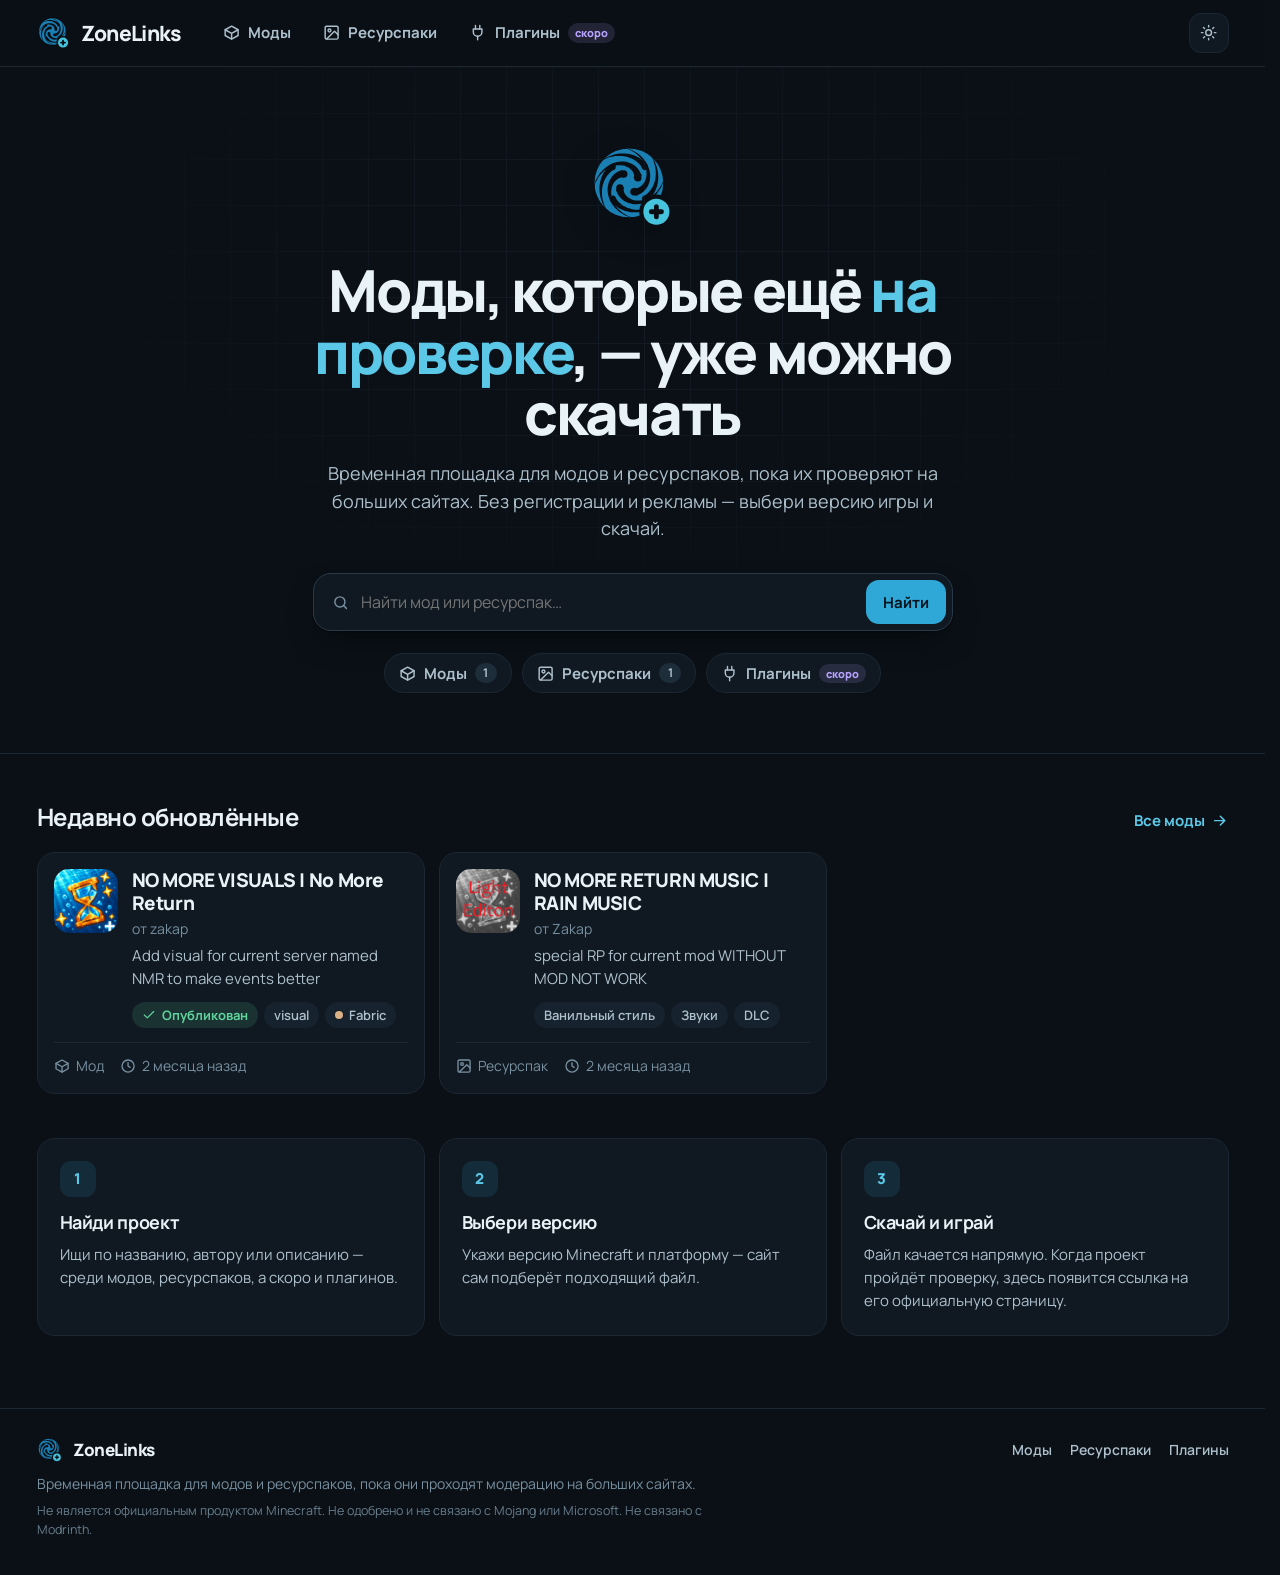
<file: index.html>
<!doctype html>
<html lang="ru" data-theme="dark">
<head>
  <meta charset="utf-8">
  <meta name="viewport" content="width=device-width, initial-scale=1">
  <title>ZoneLinks</title>
  <meta name="description" content="Моды и ресурспаки для Minecraft, которые ещё проходят проверку на больших площадках.">
  <meta name="theme-color" content="#0a1016">
  <link rel="icon" href="assets/img/logo.svg" type="image/svg+xml">
  <link rel="preconnect" href="https://fonts.googleapis.com">
  <link rel="preconnect" href="https://fonts.gstatic.com" crossorigin>
  <link rel="stylesheet" href="https://fonts.googleapis.com/css2?family=Manrope:wght@400;500;600;700;800&family=JetBrains+Mono:wght@400;600&display=swap">
  <link rel="stylesheet" href="assets/css/style.css">

  <script src="assets/js/config.js"></script>
  <script>
    // Тема ставится до отрисовки, чтобы страница не мигала
    (function () {
      var t = null;
      try { t = localStorage.getItem('zonelinks:theme'); } catch (e) {}
      if (t !== 'light' && t !== 'dark') {
        var d = (window.SITE_CONFIG || {}).defaultTheme;
        var sysLight = window.matchMedia && window.matchMedia('(prefers-color-scheme: light)').matches;
        t = d === 'light' || (d === 'auto' && sysLight) ? 'light' : 'dark';
      }
      document.documentElement.setAttribute('data-theme', t);
    })();
  </script>
</head>
<body>
  <header class="site-header" id="site-header"></header>

  <main id="app">
    <noscript>
      <div class="container page"><p>Для работы сайта нужен включённый JavaScript.</p></div>
    </noscript>
  </main>

  <footer class="site-footer" id="site-footer"></footer>
  <div id="modal-root"></div>

  <script src="assets/js/catalog.js"></script>
  <script src="data/projects.js"></script>
  <script src="assets/js/markdown.js"></script>
  <script src="assets/js/app.js"></script>
</body>
</html>
</file>
<file: assets/css/style.css>
/* =====================================================================
   ZoneLinks — стили
   Палитра задаётся переменными ниже: поменяй --accent / --accent-2,
   и весь сайт перекрасится. Тёмная тема — по умолчанию.
   Цвета морские: глубокий синий + голубой, без градиентов.
   ===================================================================== */

/* ---------- Палитра ---------- */
:root {
  --font: 'Manrope', system-ui, -apple-system, 'Segoe UI', Roboto, Arial, sans-serif;
  --mono: 'JetBrains Mono', ui-monospace, 'Cascadia Code', Consolas, monospace;
  --radius: 18px;
  --radius-md: 14px;
  --radius-sm: 10px;
}

:root,
:root[data-theme="dark"] {
  color-scheme: dark;
  --bg: #0a1016;
  --bg-2: #101922;
  --bg-3: #16222d;
  --bg-4: #1e2d3a;
  --line: #1b2733;
  --line-2: #2a3a49;
  --text: #e9f2f7;
  --text-2: #adc0cc;
  --muted: #7890a0;

  --accent: #2fa8d8;        /* морской синий */
  --accent-2: #1d86b8;      /* глубже — наведение */
  --accent-ink: #03141d;    /* текст на синей кнопке */
  --accent-text: #5cc8e8;   /* голубой текст на фоне */
  --accent-soft: rgba(47, 168, 216, .13);
  --accent-line: rgba(47, 168, 216, .45);
  --accent-glow: rgba(47, 168, 216, .26);

  --violet: #b7a3ff;  --violet-soft: rgba(183, 163, 255, .14);
  --green: #5fd39c;   --green-soft: rgba(95, 211, 156, .13);
  --rose: #ff7d98;    --rose-soft: rgba(255, 125, 152, .13);

  --shadow: 0 1px 2px rgba(0, 0, 0, .35), 0 14px 34px -14px rgba(0, 0, 0, .6);
  --backdrop: rgba(3, 8, 12, .7);
}

:root[data-theme="light"] {
  color-scheme: light;
  --bg: #f1f6f8;
  --bg-2: #ffffff;
  --bg-3: #e7eff3;
  --bg-4: #d9e5eb;
  --line: #dce7ec;
  --line-2: #c5d5dd;
  --text: #0e1b23;
  --text-2: #3a4c57;
  --muted: #62798a;

  --accent: #29a3d3;
  --accent-2: #1a82b3;
  --accent-ink: #02131b;
  --accent-text: #0b6a92;
  --accent-soft: rgba(26, 130, 179, .1);
  --accent-line: rgba(26, 130, 179, .45);
  --accent-glow: rgba(41, 163, 211, .28);

  --violet: #6746d4;  --violet-soft: rgba(103, 70, 212, .1);
  --green: #1a7f55;   --green-soft: rgba(26, 127, 85, .1);
  --rose: #c62d52;    --rose-soft: rgba(198, 45, 82, .1);

  --shadow: 0 1px 2px rgba(10, 30, 45, .06), 0 14px 34px -16px rgba(10, 30, 45, .25);
  --backdrop: rgba(8, 20, 30, .42);
}

/* ---------- База ---------- */
*, *::before, *::after { box-sizing: border-box; }
html { -webkit-text-size-adjust: 100%; scrollbar-gutter: stable; }
body {
  margin: 0;
  min-height: 100vh;
  display: flex;
  flex-direction: column;
  font-family: var(--font);
  font-size: 15px;
  line-height: 1.55;
  background: var(--bg);
  color: var(--text);
  -webkit-font-smoothing: antialiased;
}
main { flex: 1; }
a { color: inherit; text-decoration: none; }
img { max-width: 100%; }
button, input, select { font: inherit; color: inherit; }
h1, h2, h3 { letter-spacing: -.02em; }
code { font-family: var(--mono); }
:focus-visible { outline: 2px solid var(--accent); outline-offset: 2px; border-radius: 6px; }
body.modal-open { overflow: hidden; }

.container { width: 100%; max-width: 1240px; margin: 0 auto; padding: 0 16px; }
@media (min-width: 768px) { .container { padding: 0 24px; } }

.muted { color: var(--muted); }
.small { font-size: 13px; }

.ico {
  width: 1.15em;
  height: 1.15em;
  flex: none;
  fill: none;
  stroke: currentColor;
  stroke-width: 2;
  stroke-linecap: round;
  stroke-linejoin: round;
}

.card {
  background: var(--bg-2);
  border: 1px solid var(--line);
  border-radius: var(--radius);
}

/* ---------- Кнопки ---------- */
.btn {
  display: inline-flex;
  align-items: center;
  justify-content: center;
  gap: 8px;
  height: 40px;
  padding: 0 16px;
  border-radius: 12px;
  border: 1px solid var(--line-2);
  background: var(--bg-3);
  font-weight: 700;
  white-space: nowrap;
  cursor: pointer;
  transition: transform .1s, background-color .15s, border-color .15s, filter .15s;
}
.btn:hover { border-color: var(--accent-line); }
.btn:active { transform: translateY(1px); }
.btn:disabled { opacity: .55; cursor: not-allowed; transform: none; }
.btn-primary {
  background: var(--accent);
  color: var(--accent-ink);
  border-color: transparent;
}
.btn-primary:hover { background: var(--accent-2); border-color: transparent; }
.btn-lg { height: 50px; padding: 0 24px; font-size: 16px; border-radius: 14px; }
.btn-sm { height: 34px; padding: 0 12px; font-size: 14px; border-radius: 10px; }
.btn-row { display: flex; flex-wrap: wrap; justify-content: center; gap: 10px; }

.icon-btn {
  width: 40px;
  height: 40px;
  display: inline-grid;
  place-items: center;
  flex: none;
  border-radius: 12px;
  border: 1px solid var(--line);
  background: var(--bg-2);
  color: var(--text-2);
  cursor: pointer;
  transition: color .15s, border-color .15s;
}
.icon-btn:hover { color: var(--text); border-color: var(--accent-line); }

/* ---------- Метки ---------- */
.tags { display: flex; flex-wrap: wrap; gap: 6px; }
.chip, .badge {
  display: inline-flex;
  align-items: center;
  gap: 6px;
  height: 26px;
  padding: 0 10px;
  border-radius: 999px;
  font-size: 13px;
  font-weight: 600;
  white-space: nowrap;
}
.chip { background: var(--bg-3); color: var(--text-2); }
.chip-loader::before {
  content: '';
  width: 8px;
  height: 8px;
  border-radius: 50%;
  background: var(--c);
  box-shadow: 0 0 0 1px rgba(0, 0, 0, .18);
}
.badge { font-weight: 700; }
.badge .ico { width: 14px; height: 14px; }
.badge-review { background: var(--violet-soft); color: var(--violet); }
.badge-released { background: var(--green-soft); color: var(--green); }
.badge-demo { background: var(--rose-soft); color: var(--rose); }

.count {
  display: inline-grid;
  place-items: center;
  min-width: 22px;
  height: 20px;
  padding: 0 6px;
  border-radius: 999px;
  background: var(--bg-4);
  color: var(--text-2);
  font-size: 12px;
  font-weight: 700;
}
.soon {
  padding: 1px 7px;
  border-radius: 999px;
  background: var(--violet-soft);
  color: var(--violet);
  font-size: 11px;
  font-weight: 800;
  text-transform: lowercase;
}

kbd {
  display: inline-grid;
  place-items: center;
  min-width: 24px;
  height: 24px;
  padding: 0 6px;
  border-radius: 7px;
  border: 1px solid var(--line-2);
  background: var(--bg-3);
  color: var(--muted);
  font-family: var(--mono);
  font-size: 12px;
}

/* ---------- Шапка ---------- */
.site-header {
  position: sticky;
  top: 0;
  z-index: 40;
  background: color-mix(in srgb, var(--bg) 84%, transparent);
  backdrop-filter: blur(14px);
  -webkit-backdrop-filter: blur(14px);
  border-bottom: 1px solid var(--line);
}
.header-inner { display: flex; align-items: center; gap: 28px; height: 66px; }
.brand { display: inline-flex; align-items: center; gap: 10px; font-weight: 800; font-size: 21px; letter-spacing: -.03em; }
.brand img { width: 34px; height: 34px; }
.brand-sm { font-size: 17px; }
.brand-sm img { width: 26px; height: 26px; }
.main-nav { display: flex; gap: 4px; }
.main-nav a {
  display: inline-flex;
  align-items: center;
  gap: 8px;
  height: 40px;
  padding: 0 14px;
  border-radius: 999px;
  font-weight: 700;
  color: var(--text-2);
  white-space: nowrap;
  transition: background-color .15s, color .15s;
}
.main-nav a:hover { background: var(--bg-3); color: var(--text); }
.main-nav a.active { background: var(--accent-soft); color: var(--accent-text); }
.header-actions { margin-left: auto; display: flex; gap: 8px; }

@media (max-width: 767px) {
  .header-inner { flex-wrap: wrap; height: auto; gap: 8px 12px; padding-top: 10px; padding-bottom: 8px; }
  .main-nav {
    order: 3;
    width: calc(100% + 32px);
    margin: 0 -16px;
    padding: 0 16px 2px;
    overflow-x: auto;
    scrollbar-width: none;
  }
  .main-nav::-webkit-scrollbar { display: none; }
  .main-nav a { height: 36px; padding: 0 12px; }
}

/* ---------- Подвал ---------- */
.site-footer { margin-top: 72px; border-top: 1px solid var(--line); padding: 28px 0 36px; color: var(--muted); font-size: 14px; }
.footer-top { display: flex; align-items: center; justify-content: space-between; flex-wrap: wrap; gap: 12px; margin-bottom: 10px; color: var(--text); }
.footer-links { display: flex; flex-wrap: wrap; gap: 18px; font-weight: 600; color: var(--text-2); }
.footer-links a:hover { color: var(--accent-text); }
.site-footer p { margin: 6px 0 0; max-width: 720px; }
.footer-legal { font-size: 12.5px; opacity: .85; }

/* ---------- Главная ---------- */
.hero {
  position: relative;
  overflow: hidden;
  padding: 76px 0 60px;
  text-align: center;
  border-bottom: 1px solid var(--line);
}
.hero::after {
  content: '';
  position: absolute;
  inset: 0;
  background-image:
    linear-gradient(var(--line) 1px, transparent 1px),
    linear-gradient(90deg, var(--line) 1px, transparent 1px);
  background-size: 46px 46px;
  -webkit-mask-image: radial-gradient(ellipse 60% 70% at 50% 30%, #000 10%, transparent 75%);
  mask-image: radial-gradient(ellipse 60% 70% at 50% 30%, #000 10%, transparent 75%);
  opacity: .55;
  pointer-events: none;
}
.hero-inner { position: relative; z-index: 1; max-width: 860px; }
.hero-logo {
  width: 88px;
  height: 88px;
  margin-bottom: 22px;
  filter: drop-shadow(0 10px 16px rgba(0, 0, 0, .3));
  animation: float 6s ease-in-out infinite;
}
@keyframes float { 50% { transform: translateY(-8px) rotate(-3deg); } }
.hero h1 { margin: 0 0 16px; font-size: clamp(32px, 5.4vw, 58px); line-height: 1.06; letter-spacing: -.04em; font-weight: 800; }
.grad { color: var(--accent-text); }
.hero-text { margin: 0 auto 30px; max-width: 620px; font-size: 18px; color: var(--text-2); }
.hero-search {
  display: flex;
  align-items: center;
  gap: 10px;
  max-width: 640px;
  margin: 0 auto;
  padding: 6px 6px 6px 18px;
  border-radius: 18px;
  border: 1px solid var(--line-2);
  background: var(--bg-2);
  box-shadow: var(--shadow);
  transition: border-color .15s, box-shadow .15s;
}
.hero-search:focus-within { border-color: var(--accent-line); box-shadow: var(--shadow), 0 0 0 4px var(--accent-soft); }
.hero-search > .ico { color: var(--muted); }
.hero-search input { flex: 1; min-width: 0; height: 44px; border: 0; outline: 0; background: transparent; font-size: 16px; }
.hero-search .btn { height: 44px; border-radius: 13px; }
.hero-pills { display: flex; flex-wrap: wrap; justify-content: center; gap: 10px; margin-top: 22px; }
.pill {
  display: inline-flex;
  align-items: center;
  gap: 8px;
  height: 40px;
  padding: 0 14px;
  border-radius: 999px;
  border: 1px solid var(--line);
  background: var(--bg-2);
  font-weight: 700;
  color: var(--text-2);
  transition: border-color .15s, color .15s;
}
.pill:hover { border-color: var(--accent-line); color: var(--text); }

.section { margin-top: 44px; }
.section-head { display: flex; align-items: baseline; justify-content: space-between; gap: 12px; margin-bottom: 16px; }
.section-head h2 { margin: 0; font-size: 24px; }
.link-more { display: inline-flex; align-items: center; gap: 6px; font-weight: 700; color: var(--accent-text); }
.link-more:hover .ico { transform: translateX(3px); }
.link-more .ico { transition: transform .15s; }

.steps { display: grid; grid-template-columns: repeat(auto-fit, minmax(240px, 1fr)); gap: 14px; }
.step { padding: 22px; }
.step h3 { margin: 12px 0 6px; font-size: 18px; }
.step p { margin: 0; color: var(--text-2); }
.step-num {
  display: inline-grid;
  place-items: center;
  width: 36px;
  height: 36px;
  border-radius: 11px;
  background: var(--accent-soft);
  color: var(--accent-text);
  font-weight: 800;
}

@media (prefers-reduced-motion: reduce) {
  .hero-logo, .modal, .modal-backdrop { animation: none; }
  * { transition: none !important; }
}

/* ---------- Каталог ---------- */
.page { padding-top: 30px; }
.page-head h1 { margin: 0; font-size: 34px; }
.page-head p { margin: 4px 0 0; }
.page-head { margin-bottom: 18px; }

.type-tabs { display: flex; flex-wrap: wrap; gap: 8px; margin-bottom: 14px; }
.ttab {
  display: inline-flex;
  align-items: center;
  gap: 8px;
  height: 38px;
  padding: 0 14px;
  border-radius: 999px;
  border: 1px solid var(--line);
  background: var(--bg-2);
  font-weight: 700;
  color: var(--text-2);
  transition: border-color .15s, color .15s;
}
.ttab:hover { color: var(--text); border-color: var(--line-2); }
.ttab.active { background: var(--accent-soft); border-color: var(--accent-line); color: var(--accent-text); }
.ttab.active .count { background: var(--accent-soft); color: var(--accent-text); }

.toolbar { display: flex; gap: 10px; margin-bottom: 10px; }
.toolbar-right { display: flex; gap: 10px; }
.search-box {
  flex: 1;
  display: flex;
  align-items: center;
  gap: 10px;
  min-width: 0;
  height: 46px;
  padding: 0 10px 0 14px;
  border-radius: 14px;
  border: 1px solid var(--line);
  background: var(--bg-2);
  transition: border-color .15s, box-shadow .15s;
}
.search-box:focus-within { border-color: var(--accent-line); box-shadow: 0 0 0 4px var(--accent-soft); }
.search-box > .ico { color: var(--muted); }
.search-box input { flex: 1; min-width: 0; height: 100%; border: 0; outline: 0; background: transparent; }
.search-box:focus-within kbd { display: none; }

.select-wrap { position: relative; min-width: 0; }
.select-wrap select {
  -webkit-appearance: none;
  appearance: none;
  width: 100%;
  height: 46px;
  padding: 0 40px 0 14px;
  border-radius: 14px;
  border: 1px solid var(--line);
  background: var(--bg-2);
  font-weight: 600;
  cursor: pointer;
  transition: border-color .15s;
}
.select-wrap select:hover { border-color: var(--line-2); }
.select-wrap select:focus-visible { outline: none; border-color: var(--accent-line); box-shadow: 0 0 0 4px var(--accent-soft); }
.select-wrap > .ico {
  position: absolute;
  right: 14px;
  top: 50%;
  transform: translateY(-50%);
  color: var(--muted);
  pointer-events: none;
}

.seg { display: flex; gap: 4px; padding: 4px; border-radius: 14px; border: 1px solid var(--line); background: var(--bg-2); }
.seg button {
  width: 36px;
  height: 36px;
  display: grid;
  place-items: center;
  border: 0;
  border-radius: 10px;
  background: transparent;
  color: var(--muted);
  cursor: pointer;
}
.seg button:hover { color: var(--text); }
.seg button.active { background: var(--bg-4); color: var(--text); }

.results-info { margin: 0 0 12px; color: var(--muted); font-size: 14px; font-weight: 600; }

@media (max-width: 640px) {
  .toolbar { flex-direction: column; }
  .search-box { flex: none; }
  .toolbar-right .select-wrap { flex: 1; }
  .search-box kbd { display: none; }
}

/* ---------- Карточки проектов ---------- */
.results.list { display: flex; flex-direction: column; gap: 12px; }
.results.grid { display: grid; grid-template-columns: repeat(auto-fill, minmax(290px, 1fr)); gap: 14px; }

.pcard {
  display: grid;
  grid-template-columns: 96px minmax(0, 1fr) auto;
  gap: 18px;
  padding: 16px;
  background: var(--bg-2);
  border: 1px solid var(--line);
  border-radius: var(--radius);
  transition: border-color .15s, transform .15s, box-shadow .15s;
}
.pcard:hover { border-color: var(--accent-line); transform: translateY(-2px); box-shadow: var(--shadow); }
.picon { display: block; width: 96px; height: 96px; border-radius: 20px; object-fit: cover; background: var(--bg-3); }
.picon-gen {
  display: grid;
  place-items: center;
  color: #fff;
  font-weight: 800;
  font-size: 32px;
  letter-spacing: -.03em;
  text-shadow: 0 1px 2px rgba(0, 0, 0, .25);
  background: hsl(var(--h) 50% 48%);
}
.pcard-title { display: flex; align-items: baseline; flex-wrap: wrap; gap: 2px 8px; }
.pcard-title h3 { margin: 0; font-size: 19px; font-weight: 800; line-height: 1.25; }
.by { color: var(--muted); font-size: 14px; }
.pcard-summary {
  margin: 4px 0 12px;
  color: var(--text-2);
  display: -webkit-box;
  -webkit-line-clamp: 2;
  -webkit-box-orient: vertical;
  overflow: hidden;
}
.pcard-stats { display: flex; flex-direction: column; align-items: flex-end; gap: 8px; font-size: 14px; color: var(--muted); white-space: nowrap; }
.stat { display: inline-flex; align-items: center; gap: 6px; }
.stat b { color: var(--text); }

.results.grid .pcard { grid-template-columns: 64px minmax(0, 1fr); align-content: start; gap: 14px; }
.results.grid .picon { width: 64px; height: 64px; border-radius: 15px; font-size: 22px; }
.results.grid .pcard-stats {
  grid-column: 1 / -1;
  flex-direction: row;
  align-items: center;
  justify-content: flex-start;
  gap: 16px;
  padding-top: 12px;
  border-top: 1px solid var(--line);
  align-self: end;
}

@media (max-width: 640px) {
  .pcard { grid-template-columns: 64px minmax(0, 1fr); gap: 14px; }
  .picon { width: 64px; height: 64px; border-radius: 15px; font-size: 22px; }
  .pcard-stats { grid-column: 1 / -1; flex-direction: row; justify-content: flex-start; gap: 16px; }
}

/* ---------- Пустые состояния ---------- */
.empty { padding: 56px 16px; text-align: center; }
.empty-icon {
  display: inline-grid;
  place-items: center;
  width: 64px;
  height: 64px;
  margin-bottom: 14px;
  border-radius: 20px;
  background: var(--accent-soft);
  color: var(--accent-text);
}
.empty-icon .ico { width: 30px; height: 30px; }
.empty h2 { margin: 0 0 6px; font-size: 22px; }
.empty p { margin: 0 auto 18px; max-width: 480px; color: var(--text-2); }
.empty code { padding: 1px 6px; border-radius: 6px; background: var(--bg-3); font-size: .9em; }

/* ---------- 404 ---------- */
.nf { padding: 48px 16px 24px; text-align: center; }
.nf-code {
  display: inline-flex;
  align-items: center;
  gap: .04em;
  font-size: clamp(96px, 20vw, 176px);
  font-weight: 800;
  line-height: 1;
  letter-spacing: -.06em;
  color: var(--text);
}
.nf-code img {
  width: .78em;
  height: .78em;
  margin: 0 .04em;
  animation: nf-float 5s ease-in-out infinite;
}
@keyframes nf-float { 50% { transform: translateY(-.06em); } }
.nf h1 { margin: 18px 0 8px; font-size: clamp(24px, 4vw, 32px); }
.nf p { margin: 0 auto 24px; max-width: 460px; color: var(--text-2); }
@media (prefers-reduced-motion: reduce) { .nf-code img { animation: none; } }

/* ---------- Страница проекта ---------- */
.project-head {
  display: grid;
  grid-template-columns: auto minmax(0, 1fr) auto;
  gap: 22px;
  align-items: start;
  padding: 24px;
}
.ph-icon { width: 120px; height: 120px; border-radius: 26px; font-size: 42px; }
.ph-kicker { display: inline-flex; align-items: center; gap: 6px; color: var(--muted); font-size: 13px; font-weight: 700; text-transform: uppercase; letter-spacing: .06em; }
.ph-kicker .ico { width: 14px; height: 14px; }
.ph-main h1 { margin: 2px 0 6px; font-size: 34px; line-height: 1.12; }
.ph-summary { margin: 0 0 12px; font-size: 16px; color: var(--text-2); }
.ph-stats { display: flex; flex-wrap: wrap; gap: 8px 18px; margin-top: 14px; color: var(--muted); font-size: 14px; }
.ph-actions { display: flex; flex-direction: column; gap: 10px; min-width: 210px; }

@media (max-width: 900px) {
  .project-head { grid-template-columns: auto minmax(0, 1fr); }
  .ph-actions { grid-column: 1 / -1; flex-direction: row; flex-wrap: wrap; min-width: 0; }
  .ph-actions .btn { flex: 1; }
}
@media (max-width: 560px) {
  .project-head { grid-template-columns: 1fr; padding: 18px; gap: 16px; }
  .ph-icon { width: 84px; height: 84px; border-radius: 20px; font-size: 30px; }
  .ph-main h1 { font-size: 27px; }
}

.banner {
  display: flex;
  align-items: center;
  flex-wrap: wrap;
  gap: 12px;
  margin-top: 14px;
  padding: 14px 16px;
  border-radius: var(--radius-md);
  border: 1px solid;
}
.banner > .ico { width: 20px; height: 20px; }
.banner > div:first-of-type { flex: 1; min-width: 220px; }
.banner code { padding: 1px 6px; border-radius: 6px; background: var(--bg-3); font-size: .9em; color: var(--text); }
.banner-review { background: var(--violet-soft); border-color: color-mix(in srgb, var(--violet) 35%, transparent); }
.banner-review > .ico { color: var(--violet); }
.banner-released { background: var(--green-soft); border-color: color-mix(in srgb, var(--green) 35%, transparent); }
.banner-released > .ico { color: var(--green); }
.banner-demo { background: var(--rose-soft); border-color: color-mix(in srgb, var(--rose) 35%, transparent); }
.banner-demo > .ico { color: var(--rose); }
.banner-actions { display: flex; gap: 8px; flex-wrap: wrap; }
.banner-sm { margin: 0; padding: 10px 12px; font-size: 14px; }

.project-layout {
  display: grid;
  grid-template-columns: minmax(0, 1fr) 330px;
  gap: 20px;
  align-items: start;
  margin-top: 20px;
}
@media (max-width: 980px) { .project-layout { grid-template-columns: minmax(0, 1fr); } }

.tabs {
  display: flex;
  gap: 4px;
  padding: 5px;
  margin-bottom: 14px;
  overflow-x: auto;
  border-radius: 15px;
  border: 1px solid var(--line);
  background: var(--bg-2);
  scrollbar-width: none;
}
.tabs a {
  display: inline-flex;
  align-items: center;
  gap: 7px;
  height: 38px;
  padding: 0 14px;
  border-radius: 11px;
  font-weight: 700;
  color: var(--text-2);
  white-space: nowrap;
}
.tabs a:hover { color: var(--text); background: var(--bg-3); }
.tabs a.active { background: var(--accent-soft); color: var(--accent-text); }
.tabs a.active .count { background: var(--accent-soft); color: var(--accent-text); }

/* Боковая колонка */
.project-side { display: flex; flex-direction: column; gap: 14px; }
.side-card { padding: 18px; }
.side-card h3 { margin: 0 0 12px; font-size: 16px; }
.side-group + .side-group { margin-top: 14px; }
.side-label { margin-bottom: 7px; font-size: 13px; font-weight: 700; color: var(--muted); }
.env { display: flex; align-items: flex-start; gap: 10px; }
.env > .ico { margin-top: 3px; color: var(--accent-text); }
.env b { display: block; }
.env small { color: var(--muted); font-size: 13px; }

.link-list { display: flex; flex-direction: column; gap: 2px; margin: 0 -8px; }
.link-list a {
  display: flex;
  align-items: center;
  gap: 10px;
  padding: 8px;
  border-radius: 10px;
  font-weight: 600;
  color: var(--text-2);
}
.link-list a span { flex: 1; }
.link-list a .ico:last-child { width: 14px; height: 14px; opacity: .5; }
.link-list a:hover { background: var(--bg-3); color: var(--text); }

.author { display: flex; align-items: center; gap: 12px; }
.author b { display: block; }
.author small { color: var(--muted); }
a.author:hover b { color: var(--accent-text); }
.avatar {
  display: grid;
  place-items: center;
  width: 42px;
  height: 42px;
  flex: none;
  border-radius: 13px;
  background: var(--accent);
  color: var(--accent-ink);
  font-weight: 800;
}

.details { display: flex; flex-direction: column; gap: 10px; }
.detail { display: flex; align-items: center; gap: 10px; font-size: 14px; }
.detail > .ico { color: var(--muted); }
.detail-label { color: var(--muted); }
.detail-value { margin-left: auto; text-align: right; font-weight: 600; }
.detail-value a { color: var(--accent-text); }

.deps { display: flex; flex-direction: column; gap: 8px; }
.dep {
  display: flex;
  align-items: center;
  gap: 10px;
  padding: 10px;
  border-radius: 12px;
  background: var(--bg-3);
}
.dep-ico { display: grid; place-items: center; width: 34px; height: 34px; flex: none; border-radius: 10px; background: var(--bg-4); color: var(--text-2); }
.dep-text { flex: 1; min-width: 0; }
.dep-text b { display: block; }
.dep-text small { color: var(--muted); font-size: 12.5px; }
.dep > .ico:last-child { width: 14px; height: 14px; opacity: .5; }
a.dep:hover { box-shadow: inset 0 0 0 1px var(--accent-line); }

/* ---------- Описание (Markdown) ---------- */
.md { padding: 26px 28px; line-height: 1.7; overflow-wrap: anywhere; }
.md > :first-child { margin-top: 0; }
.md > :last-child { margin-bottom: 0; }
.md h1, .md h2, .md h3, .md h4 { margin: 1.5em 0 .5em; line-height: 1.25; }
.md h1 { font-size: 28px; }
.md h2 { font-size: 23px; padding-bottom: 6px; border-bottom: 1px solid var(--line); }
.md h3 { font-size: 19px; }
.md p, .md ul, .md ol, .md blockquote, .md pre, .md .table-wrap { margin: 0 0 1em; }
.md ul, .md ol { padding-left: 1.4em; }
.md li { margin: .25em 0; }
.md li::marker { color: var(--accent-text); }
.md a { color: var(--accent-text); text-decoration: underline; text-underline-offset: 3px; text-decoration-thickness: 1px; }
.md img { display: inline-block; max-width: 100%; border-radius: 12px; vertical-align: middle; }
.md code { padding: 2px 6px; border-radius: 6px; background: var(--bg-3); font-size: .88em; }
.md pre { padding: 14px 16px; border-radius: 12px; background: var(--bg-3); overflow: auto; line-height: 1.5; }
.md pre code { padding: 0; background: none; }
.md blockquote { padding: 10px 16px; border-left: 3px solid var(--accent); border-radius: 0 12px 12px 0; background: var(--accent-soft); color: var(--text-2); }
.md blockquote > :last-child { margin-bottom: 0; }
.md hr { border: 0; border-top: 1px solid var(--line); margin: 1.6em 0; }
.md .table-wrap { overflow-x: auto; }
.md table { width: 100%; border-collapse: collapse; font-size: 14px; }
.md th, .md td { padding: 8px 12px; border: 1px solid var(--line); text-align: left; }
.md th { background: var(--bg-3); }
.md input[type="checkbox"] { accent-color: var(--accent); margin: 0 4px 0 0; }
.md-flat { padding: 0; background: none; border: 0; }

/* ---------- Галерея ---------- */
.gallery { display: grid; grid-template-columns: repeat(auto-fill, minmax(260px, 1fr)); gap: 14px; }
.gitem { margin: 0; overflow: hidden; }
.gitem button { display: block; width: 100%; padding: 0; border: 0; background: var(--bg-3); cursor: zoom-in; }
.gitem img { display: block; width: 100%; aspect-ratio: 16 / 9; object-fit: cover; transition: transform .25s; }
.gitem button:hover img { transform: scale(1.03); }
.gitem figcaption { padding: 12px 14px; font-size: 14px; }
.gitem figcaption b { display: block; }
.gitem figcaption span { color: var(--muted); }

/* ---------- Изменения ---------- */
.timeline { padding: 8px 24px; }
.tl-item { position: relative; display: flex; gap: 16px; padding: 18px 0; }
.tl-item + .tl-item { border-top: 1px solid var(--line); }
.tl-dot { width: 12px; height: 12px; flex: none; margin-top: 6px; border-radius: 50%; }
.tl-release { background: var(--green); box-shadow: 0 0 0 4px var(--green-soft); }
.tl-beta { background: var(--accent); box-shadow: 0 0 0 4px var(--accent-soft); }
.tl-alpha { background: var(--rose); box-shadow: 0 0 0 4px var(--rose-soft); }
.tl-body { flex: 1; min-width: 0; }
.tl-head { display: flex; align-items: center; flex-wrap: wrap; gap: 6px 10px; }
.tl-head b { font-size: 17px; }
.tl-meta { display: flex; align-items: center; flex-wrap: wrap; gap: 6px 10px; margin: 8px 0 10px; }
.chan-label { padding: 1px 8px; border-radius: 999px; font-size: 12px; font-weight: 800; }

/* ---------- Версии ---------- */
.chan {
  display: inline-grid;
  place-items: center;
  width: 28px;
  height: 28px;
  flex: none;
  border-radius: 9px;
  font-size: 13px;
  font-weight: 800;
}
.chan-release { background: var(--green-soft); color: var(--green); }
.chan-beta { background: var(--accent-soft); color: var(--accent-text); }
.chan-alpha { background: var(--rose-soft); color: var(--rose); }

.vtoolbar { display: flex; flex-wrap: wrap; gap: 10px; margin-bottom: 12px; }
.vtoolbar .select-wrap { width: 220px; }
.vlist { overflow: hidden; }
.vrow {
  display: grid;
  grid-template-columns: 42px minmax(0, 1.2fr) minmax(0, 1.5fr) 130px 28px;
  gap: 14px;
  align-items: center;
  padding: 12px 16px;
  border-top: 1px solid var(--line);
  cursor: pointer;
}
#vrows > .vrow:first-child { border-top: 1px solid var(--line); }
.vhead {
  border-top: 0;
  cursor: default;
  padding-top: 12px;
  padding-bottom: 10px;
  font-size: 12px;
  font-weight: 800;
  letter-spacing: .06em;
  text-transform: uppercase;
  color: var(--muted);
}
.vrow:not(.vhead):hover { background: var(--bg-3); }
.vrow:focus-visible { outline-offset: -2px; }
.dl-btn {
  display: grid;
  place-items: center;
  width: 42px;
  height: 42px;
  border-radius: 12px;
  background: var(--accent);
  color: var(--accent-ink);
  transition: background-color .15s, transform .1s;
}
.dl-btn:hover { background: var(--accent-2); }
.dl-btn:active { transform: translateY(1px); }
.dl-btn.disabled { background: var(--bg-4); color: var(--muted); }
.v-name { display: flex; align-items: center; gap: 10px; min-width: 0; }
.v-name b, .v-name small { display: block; overflow: hidden; text-overflow: ellipsis; white-space: nowrap; }
.v-name small { color: var(--muted); font-size: 13px; }
.v-compat { display: flex; flex-direction: column; gap: 5px; min-width: 0; }
.v-gv { color: var(--text-2); font-size: 14px; overflow: hidden; text-overflow: ellipsis; white-space: nowrap; }
.v-date { color: var(--muted); font-size: 14px; }
.v-toggle { display: grid; place-items: center; color: var(--muted); transition: transform .2s; }
.vrow.open .v-toggle { transform: rotate(180deg); }
.vdetail { padding: 4px 16px 18px 72px; background: var(--bg-3); border-top: 1px dashed var(--line-2); }
.vdetail .md-flat { padding-top: 14px; }
.vdetail .files { margin-top: 12px; }
.vempty { margin: 0; padding: 22px 16px; border-top: 1px solid var(--line); text-align: center; }

@media (max-width: 760px) {
  .vhead { display: none; }
  .vrow {
    grid-template-columns: 42px minmax(0, 1fr) 24px;
    grid-template-areas: "dl name more" "dl compat more" "dl date more";
    row-gap: 6px;
  }
  .vrow > :nth-child(1) { grid-area: dl; align-self: start; }
  .v-name { grid-area: name; }
  .v-compat { grid-area: compat; }
  .v-date { grid-area: date; }
  .v-toggle { grid-area: more; }
  .vdetail { padding-left: 16px; }
  .vtoolbar .select-wrap { width: auto; flex: 1; }
}

/* Файлы */
.files { display: flex; flex-direction: column; gap: 8px; }
.file-row {
  display: flex;
  align-items: center;
  gap: 12px;
  padding: 10px 10px 10px 12px;
  border-radius: 14px;
  border: 1px solid var(--line);
  background: var(--bg-2);
}
.file-ico { display: grid; place-items: center; width: 38px; height: 38px; flex: none; border-radius: 11px; background: var(--accent-soft); color: var(--accent-text); }
.file-meta { flex: 1; min-width: 0; }
.file-meta b { display: block; overflow: hidden; text-overflow: ellipsis; white-space: nowrap; }
.file-meta small { color: var(--muted); font-size: 13px; }
@media (max-width: 480px) {
  .file-row { flex-wrap: wrap; }
  .file-row .btn { width: 100%; }
}

/* ---------- Модальные окна ---------- */
.modal-backdrop {
  position: fixed;
  inset: 0;
  z-index: 100;
  display: grid;
  place-items: center;
  padding: 16px;
  background: var(--backdrop);
  backdrop-filter: blur(4px);
  -webkit-backdrop-filter: blur(4px);
  animation: fade-in .16s ease-out;
}
@keyframes fade-in { from { opacity: 0; } }
@keyframes pop-in { from { transform: translateY(10px) scale(.98); } }
.modal {
  width: 100%;
  max-width: 540px;
  max-height: calc(100vh - 32px);
  max-height: calc(100dvh - 32px);
  overflow: auto;
  border-radius: 22px;
  border: 1px solid var(--line-2);
  background: var(--bg-2);
  box-shadow: 0 30px 80px rgba(0, 0, 0, .45);
  animation: pop-in .18s ease-out;
}
.modal-head { display: flex; align-items: center; gap: 14px; padding: 20px 20px 0; }
.mh-icon { width: 54px; height: 54px; border-radius: 15px; font-size: 20px; }
.mh-text { flex: 1; min-width: 0; }
.mh-text h2 { margin: 0; font-size: 20px; line-height: 1.25; }
.mh-text p { margin: 2px 0 0; color: var(--muted); font-size: 14px; }
.modal-body { display: flex; flex-direction: column; gap: 16px; padding: 20px; }
.modal-foot { display: flex; justify-content: flex-end; padding: 14px 20px; border-top: 1px solid var(--line); }

.dl-fields { display: grid; grid-template-columns: repeat(auto-fit, minmax(180px, 1fr)); gap: 12px; }
.field > span { display: block; margin-bottom: 6px; font-size: 13px; font-weight: 700; color: var(--muted); }
.field select { background: var(--bg-3); }
.dl-version { display: flex; align-items: center; flex-wrap: wrap; gap: 10px; margin-bottom: 10px; }
.dl-version b { display: block; }
.dl-version small { color: var(--muted); font-size: 13px; }
.dl-version > .muted { margin-left: auto; }
.dl-none { display: flex; align-items: center; gap: 10px; padding: 14px; border-radius: 14px; background: var(--rose-soft); color: var(--rose); font-weight: 600; }
.dl-deps { margin-top: 14px; }
.dl-hint { display: flex; gap: 10px; padding: 12px 14px; border-radius: 14px; background: var(--bg-3); color: var(--text-2); font-size: 14px; }
.dl-hint > .ico { margin-top: 2px; color: var(--accent-text); }
.dl-hint code { padding: 1px 5px; border-radius: 5px; background: var(--bg-4); font-size: .9em; color: var(--text); }

.modal.lightbox {
  position: relative;
  max-width: min(1200px, 100%);
  max-height: none;
  overflow: visible;
  border: 0;
  background: transparent;
  box-shadow: none;
}
.lb-figure { margin: 0; text-align: center; }
.lb-figure img { max-width: 100%; max-height: calc(100vh - 150px); max-height: calc(100dvh - 150px); border-radius: 16px; box-shadow: 0 30px 80px rgba(0, 0, 0, .5); }
.lb-figure figcaption { display: flex; flex-direction: column; gap: 2px; margin-top: 12px; color: #f2edf7; }
.lb-figure figcaption .muted { color: rgba(242, 237, 247, .65); }
.lb-close { position: fixed; top: 16px; right: 16px; z-index: 2; }
.lb-nav {
  position: fixed;
  top: 50%;
  z-index: 2;
  display: grid;
  place-items: center;
  width: 46px;
  height: 46px;
  border-radius: 50%;
  border: 1px solid rgba(255, 255, 255, .18);
  background: rgba(20, 16, 26, .7);
  color: #fff;
  cursor: pointer;
  transform: translateY(-50%);
}
.lb-nav:hover { background: rgba(20, 16, 26, .9); }
.lb-prev { left: 16px; }
.lb-next { right: 16px; }

/* ---------- Уведомление ---------- */
.toast {
  position: fixed;
  left: 50%;
  bottom: 24px;
  z-index: 200;
  padding: 12px 18px;
  border-radius: 14px;
  background: var(--text);
  color: var(--bg);
  font-weight: 700;
  box-shadow: var(--shadow);
  opacity: 0;
  transform: translate(-50%, 12px);
  transition: opacity .2s, transform .2s;
  pointer-events: none;
}
.toast.show { opacity: 1; transform: translate(-50%, 0); }
</file>
